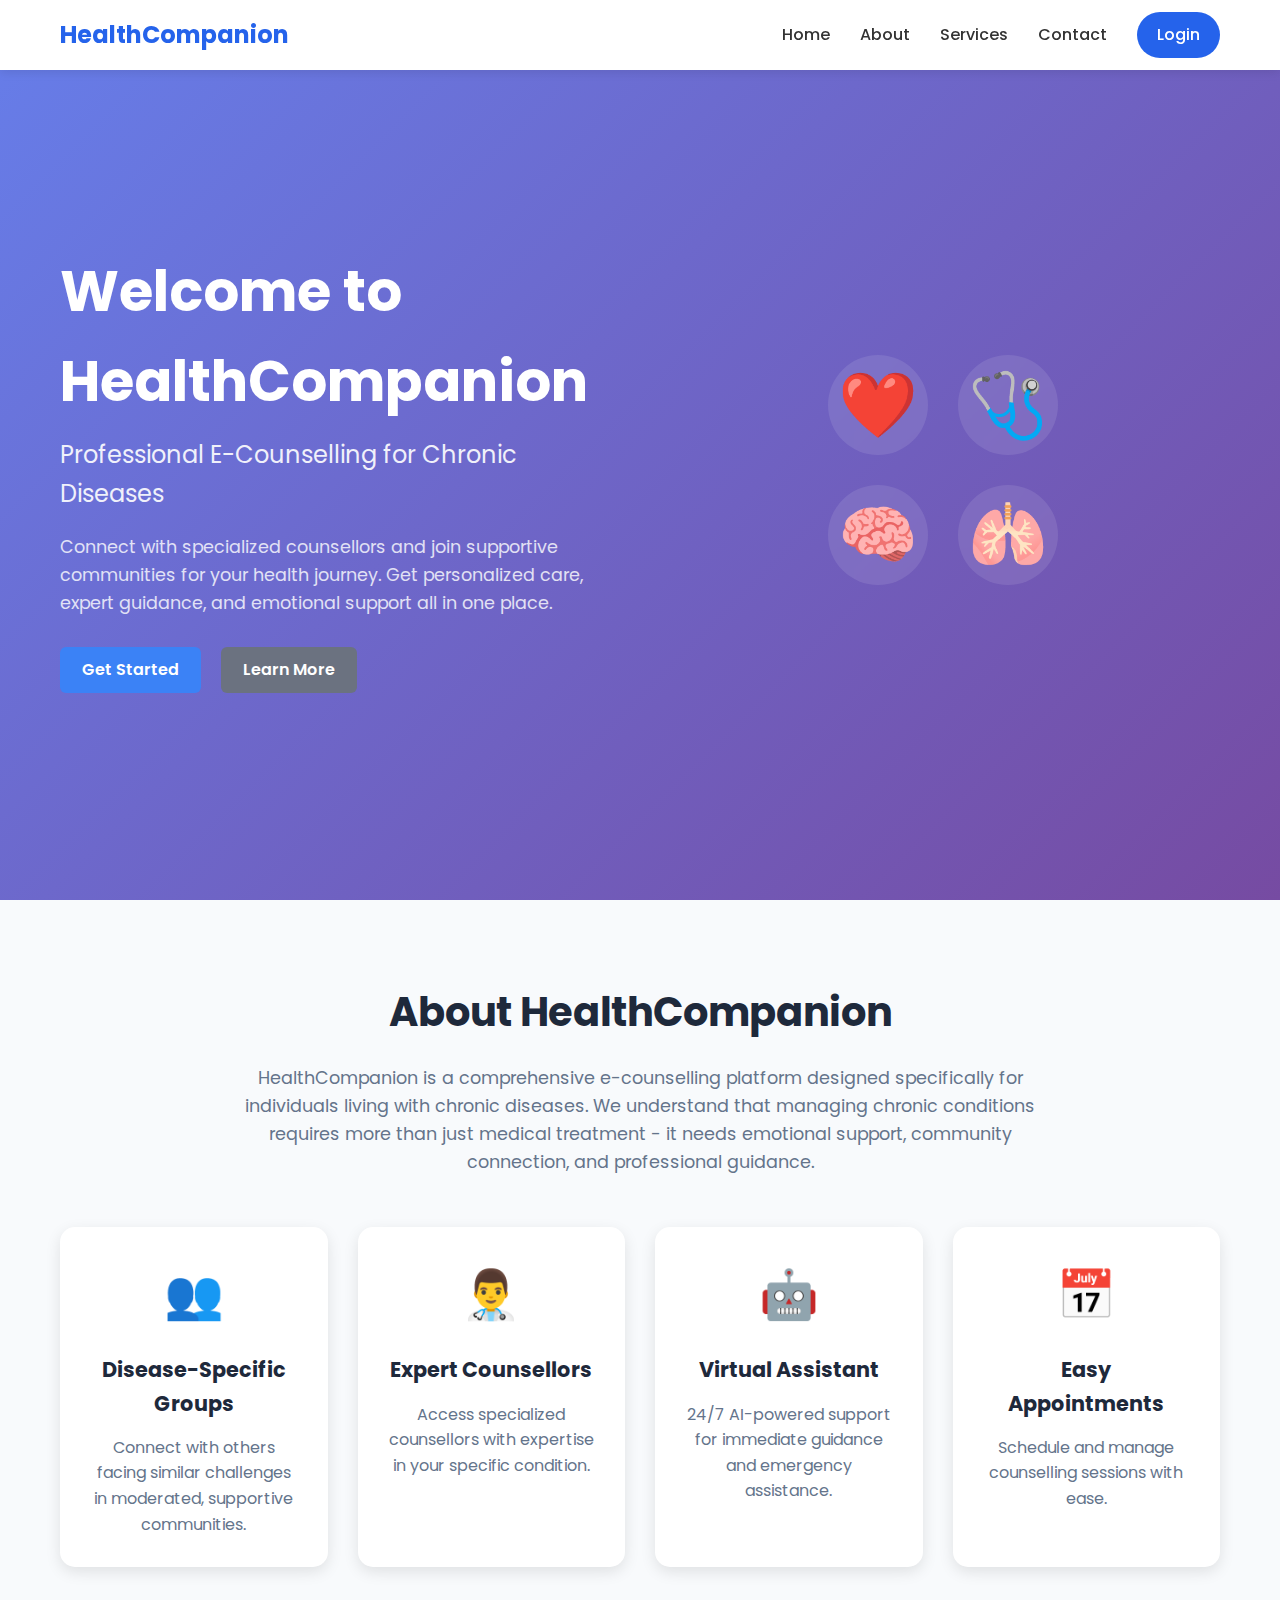
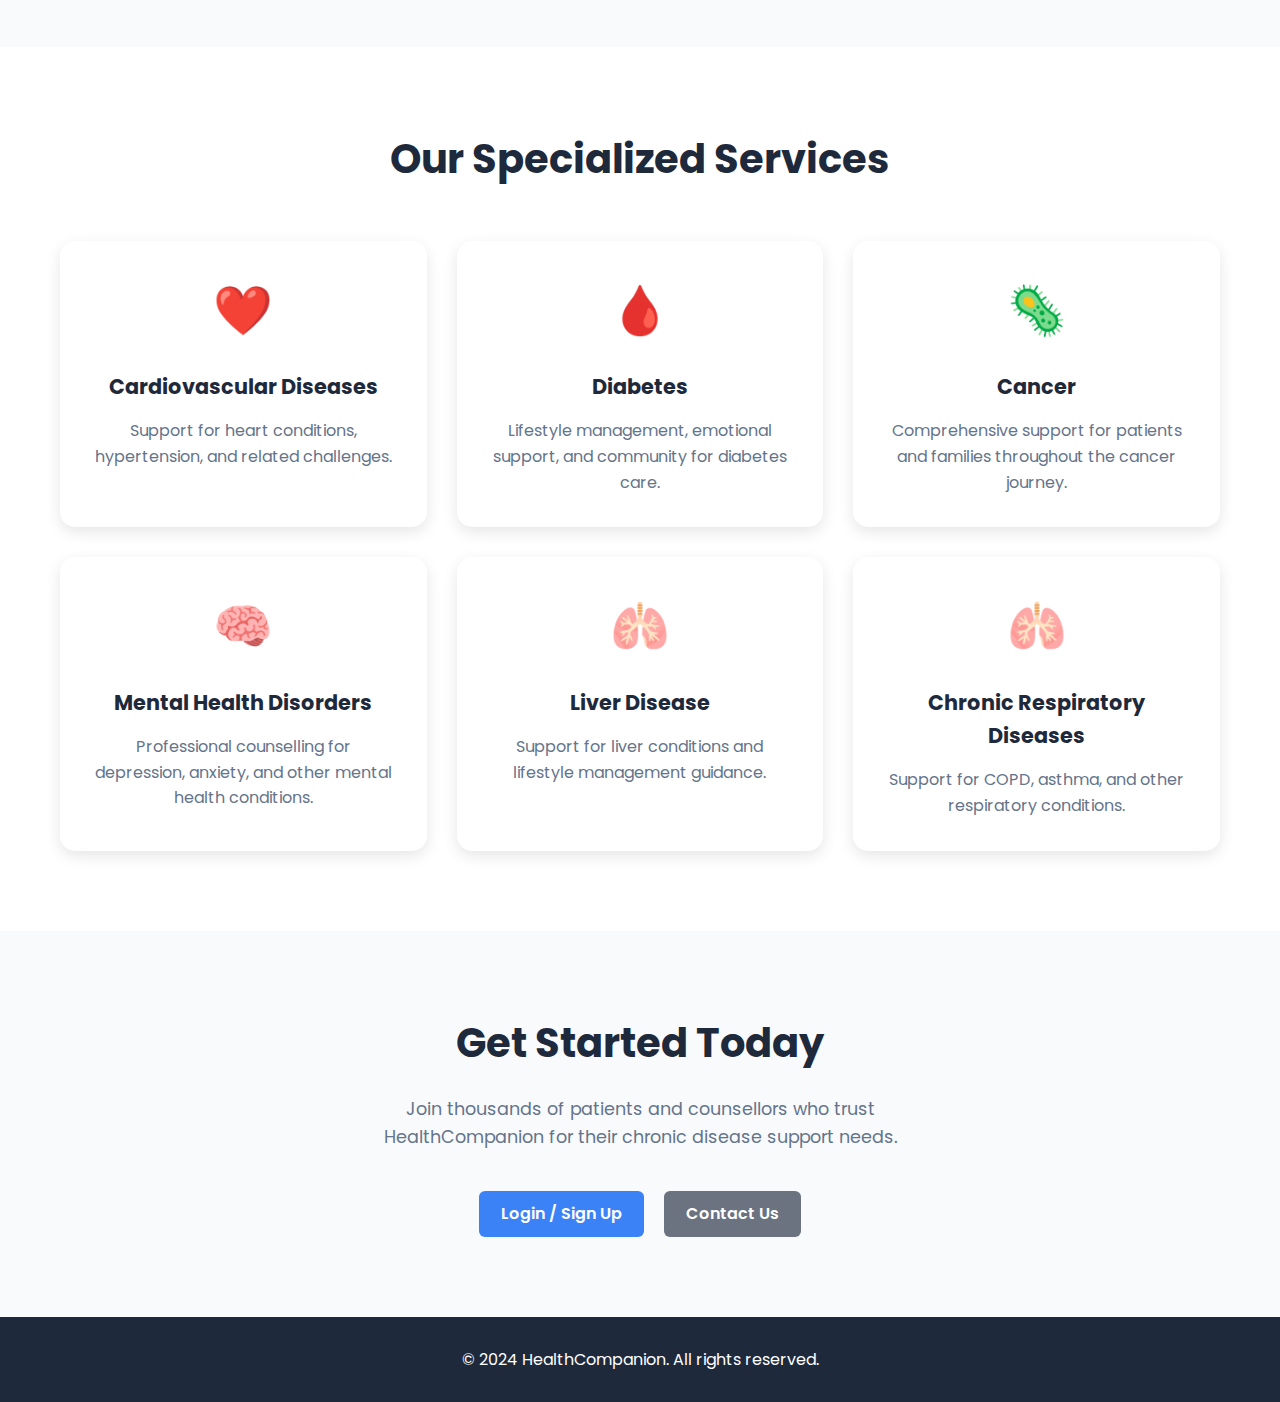
<file: index.html>
<!DOCTYPE html>
<html lang="en">
<head>
    <meta charset="UTF-8">
    <meta name="viewport" content="width=device-width, initial-scale=1.0">
    <title>HealthCompanion - E-Counselling for Chronic Diseases</title>
    <link rel="stylesheet" href="styles.css">
    <link href="https://fonts.googleapis.com/css2?family=Poppins:wght@300;400;500;600;700&display=swap" rel="stylesheet">
</head>
<body>
    <nav class="navbar">
        <div class="nav-container">
            <div class="nav-logo">
                <h2>HealthCompanion</h2>
            </div>
            <div class="nav-menu">
                <a href="#home" class="nav-link">Home</a>
                <a href="#about" class="nav-link">About</a>
                <a href="#services" class="nav-link">Services</a>
                <a href="#contact" class="nav-link">Contact</a>
                <a href="login.html" class="nav-link login-btn">Login</a>
            </div>
        </div>
    </nav>

    <section id="home" class="hero">
        <div class="hero-container">
            <div class="hero-content">
                <h1>Welcome to HealthCompanion</h1>
                <h2>Professional E-Counselling for Chronic Diseases</h2>
                <p>Connect with specialized counsellors and join supportive communities for your health journey. Get personalized care, expert guidance, and emotional support all in one place.</p>
                <div class="hero-buttons">
                    <a href="login.html" class="btn btn-primary">Get Started</a>
                    <a href="#about" class="btn btn-secondary">Learn More</a>
                </div>
            </div>
            <div class="hero-image">
                <div class="health-icons">
                    <div class="icon">❤️</div>
                    <div class="icon">🩺</div>
                    <div class="icon">🧠</div>
                    <div class="icon">🫁</div>
                </div>
            </div>
        </div>
    </section>

    <section id="about" class="about">
        <div class="container">
            <h2>About HealthCompanion</h2>
            <p>HealthCompanion is a comprehensive e-counselling platform designed specifically for individuals living with chronic diseases. We understand that managing chronic conditions requires more than just medical treatment - it needs emotional support, community connection, and professional guidance.</p>
            
            <div class="features">
                <div class="feature">
                    <div class="feature-icon">👥</div>
                    <h3>Disease-Specific Groups</h3>
                    <p>Connect with others facing similar challenges in moderated, supportive communities.</p>
                </div>
                <div class="feature">
                    <div class="feature-icon">👨‍⚕️</div>
                    <h3>Expert Counsellors</h3>
                    <p>Access specialized counsellors with expertise in your specific condition.</p>
                </div>
                <div class="feature">
                    <div class="feature-icon">🤖</div>
                    <h3>Virtual Assistant</h3>
                    <p>24/7 AI-powered support for immediate guidance and emergency assistance.</p>
                </div>
                <div class="feature">
                    <div class="feature-icon">📅</div>
                    <h3>Easy Appointments</h3>
                    <p>Schedule and manage counselling sessions with ease.</p>
                </div>
            </div>
        </div>
    </section>

    <section id="services" class="services">
        <div class="container">
            <h2>Our Specialized Services</h2>
            <div class="diseases-grid">
                <div class="disease-card">
                    <div class="disease-icon">❤️</div>
                    <h3>Cardiovascular Diseases</h3>
                    <p>Support for heart conditions, hypertension, and related challenges.</p>
                </div>
                <div class="disease-card">
                    <div class="disease-icon">🩸</div>
                    <h3>Diabetes</h3>
                    <p>Lifestyle management, emotional support, and community for diabetes care.</p>
                </div>
                <div class="disease-card">
                    <div class="disease-icon">🦠</div>
                    <h3>Cancer</h3>
                    <p>Comprehensive support for patients and families throughout the cancer journey.</p>
                </div>
                <div class="disease-card">
                    <div class="disease-icon">🧠</div>
                    <h3>Mental Health Disorders</h3>
                    <p>Professional counselling for depression, anxiety, and other mental health conditions.</p>
                </div>
                <div class="disease-card">
                    <div class="disease-icon">🫁</div>
                    <h3>Liver Disease</h3>
                    <p>Support for liver conditions and lifestyle management guidance.</p>
                </div>
                <div class="disease-card">
                    <div class="disease-icon">🫁</div>
                    <h3>Chronic Respiratory Diseases</h3>
                    <p>Support for COPD, asthma, and other respiratory conditions.</p>
                </div>
            </div>
        </div>
    </section>

    <section id="contact" class="contact">
        <div class="container">
            <h2>Get Started Today</h2>
            <p>Join thousands of patients and counsellors who trust HealthCompanion for their chronic disease support needs.</p>
            <div class="cta-buttons">
                <a href="login.html" class="btn btn-primary">Login / Sign Up</a>
                <a href="mailto:contact@healthcompanion.com" class="btn btn-secondary">Contact Us</a>
            </div>
        </div>
    </section>

    <footer class="footer">
        <div class="container">
            <p>&copy; 2024 HealthCompanion. All rights reserved.</p>
        </div>
    </footer>

    <script src="script.js"></script>
</body>
</html>
</file>
<file: styles.css>
* {
    margin: 0;
    padding: 0;
    box-sizing: border-box;
}

body {
    font-family: 'Poppins', sans-serif;
    line-height: 1.6;
    color: #333;
}

.container {
    max-width: 1200px;
    margin: 0 auto;
    padding: 0 20px;
}

/* Navigation */
.navbar {
    background: #fff;
    box-shadow: 0 2px 10px rgba(0,0,0,0.1);
    position: fixed;
    top: 0;
    width: 100%;
    z-index: 1000;
}

.nav-container {
    max-width: 1200px;
    margin: 0 auto;
    padding: 0 20px;
    display: flex;
    justify-content: space-between;
    align-items: center;
    height: 70px;
}

.nav-logo h2 {
    color: #2563eb;
    font-weight: 700;
}

.nav-menu {
    display: flex;
    align-items: center;
    gap: 30px;
}

.nav-link {
    text-decoration: none;
    color: #333;
    font-weight: 500;
    transition: color 0.3s ease;
}

.nav-link:hover {
    color: #2563eb;
}

.login-btn {
    background: #2563eb;
    color: white !important;
    padding: 10px 20px;
    border-radius: 25px;
    transition: background 0.3s ease;
}

.login-btn:hover {
    background: #1d4ed8;
}

/* Hero Section */
.hero {
    background: linear-gradient(135deg, #667eea 0%, #764ba2 100%);
    color: white;
    padding: 120px 0 80px;
    min-height: 100vh;
    display: flex;
    align-items: center;
}

.hero-container {
    max-width: 1200px;
    margin: 0 auto;
    padding: 0 20px;
    display: grid;
    grid-template-columns: 1fr 1fr;
    gap: 50px;
    align-items: center;
}

.hero-content h1 {
    font-size: 3.5rem;
    font-weight: 700;
    margin-bottom: 10px;
}

.hero-content h2 {
    font-size: 1.5rem;
    font-weight: 400;
    margin-bottom: 20px;
    opacity: 0.9;
}

.hero-content p {
    font-size: 1.1rem;
    margin-bottom: 30px;
    opacity: 0.8;
}

.hero-buttons {
    display: flex;
    gap: 20px;
}

.btn {
    padding: 10px 22px;
    border-radius: 6px;
    text-decoration: none;
    font-size: 1rem;
    font-weight: 600;
    border: none;
    cursor: pointer;
    transition: all 0.2s;
    display: inline-flex;
    align-items: center;
    gap: 8px;
}

.btn-primary {
    background: #3b82f6;
    color: #fff;
}

.btn-primary:hover {
    background: #1d4ed8;
}

.btn-secondary {
    background: #6b7280;
    color: #fff;
}

.btn-secondary:hover {
    background: #4b5563;
}

.hero-image {
    display: flex;
    justify-content: center;
    align-items: center;
}

.health-icons {
    display: grid;
    grid-template-columns: repeat(2, 1fr);
    gap: 30px;
}

.icon {
    font-size: 4rem;
    background: rgba(255,255,255,0.1);
    border-radius: 50%;
    width: 100px;
    height: 100px;
    display: flex;
    align-items: center;
    justify-content: center;
    backdrop-filter: blur(10px);
}

/* About Section */
.about {
    padding: 80px 0;
    background: #f8fafc;
}

.about h2 {
    text-align: center;
    font-size: 2.5rem;
    margin-bottom: 20px;
    color: #1e293b;
}

.about > .container > p {
    text-align: center;
    font-size: 1.1rem;
    max-width: 800px;
    margin: 0 auto 50px;
    color: #64748b;
}

.features {
    display: grid;
    grid-template-columns: repeat(auto-fit, minmax(250px, 1fr));
    gap: 30px;
    margin-top: 50px;
}

.feature {
    background: white;
    padding: 30px;
    border-radius: 15px;
    text-align: center;
    box-shadow: 0 5px 15px rgba(0,0,0,0.1);
    transition: transform 0.3s ease;
}

.feature:hover {
    transform: translateY(-5px);
}

.feature-icon {
    font-size: 3rem;
    margin-bottom: 20px;
}

.feature h3 {
    font-size: 1.3rem;
    margin-bottom: 15px;
    color: #1e293b;
}

.feature p {
    color: #64748b;
}

/* Services Section */
.services {
    padding: 80px 0;
}

.services h2 {
    text-align: center;
    font-size: 2.5rem;
    margin-bottom: 50px;
    color: #1e293b;
}

.diseases-grid {
    display: grid;
    grid-template-columns: repeat(auto-fit, minmax(300px, 1fr));
    gap: 30px;
}

.disease-card {
    background: white;
    padding: 30px;
    border-radius: 15px;
    text-align: center;
    box-shadow: 0 5px 15px rgba(0,0,0,0.1);
    transition: transform 0.3s ease;
    border: 2px solid transparent;
}

.disease-card:hover {
    transform: translateY(-5px);
    border-color: #2563eb;
}

.disease-icon {
    font-size: 3rem;
    margin-bottom: 20px;
}

.disease-card h3 {
    font-size: 1.3rem;
    margin-bottom: 15px;
    color: #1e293b;
}

.disease-card p {
    color: #64748b;
}

/* Contact Section */
.contact {
    padding: 80px 0;
    background: #f8fafc;
    text-align: center;
}

.contact h2 {
    font-size: 2.5rem;
    margin-bottom: 20px;
    color: #1e293b;
}

.contact p {
    font-size: 1.1rem;
    margin-bottom: 40px;
    color: #64748b;
    max-width: 600px;
    margin-left: auto;
    margin-right: auto;
}

.cta-buttons {
    display: flex;
    gap: 20px;
    justify-content: center;
    flex-wrap: wrap;
}

/* Footer */
.footer {
    background: #1e293b;
    color: white;
    text-align: center;
    padding: 30px 0;
}

/* Responsive Design */
@media (max-width: 768px) {
    .nav-menu {
        display: none;
    }
    
    .hero-container {
        grid-template-columns: 1fr;
        text-align: center;
    }
    
    .hero-content h1 {
        font-size: 2.5rem;
    }
    
    .hero-buttons {
        justify-content: center;
        flex-wrap: wrap;
    }
    
    .features {
        grid-template-columns: 1fr;
    }
    
    .diseases-grid {
        grid-template-columns: 1fr;
    }
    
    .cta-buttons {
        flex-direction: column;
        align-items: center;
    }
}

/* Login/Signup Form Styles */
.auth-container {
    min-height: 100vh;
    display: flex;
    align-items: center;
    justify-content: center;
    background: linear-gradient(135deg, #667eea 0%, #764ba2 100%);
    padding: 20px;
}

.auth-form {
    background: white;
    padding: 40px;
    border-radius: 15px;
    box-shadow: 0 20px 40px rgba(0,0,0,0.1);
    width: 100%;
    max-width: 400px;
}

.auth-form h2 {
    text-align: center;
    margin-bottom: 30px;
    color: #1e293b;
}

.form-group {
    margin-bottom: 20px;
}

.form-group label {
    display: block;
    margin-bottom: 5px;
    font-weight: 500;
    color: #374151;
}

.form-group input,
.form-group select {
    width: 100%;
    padding: 12px;
    border: 2px solid #e5e7eb;
    border-radius: 8px;
    font-size: 16px;
    transition: border-color 0.3s ease;
}

.form-group input:focus,
.form-group select:focus {
    outline: none;
    border-color: #2563eb;
}

.form-group button {
    width: 100%;
    padding: 12px;
    background: #2563eb;
    color: white;
    border: none;
    border-radius: 8px;
    font-size: 16px;
    font-weight: 600;
    cursor: pointer;
    transition: background 0.3s ease;
}

.form-group button:hover {
    background: #1d4ed8;
}

.auth-links {
    text-align: center;
    margin-top: 20px;
}

.auth-links a {
    color: #2563eb;
    text-decoration: none;
}

.auth-links a:hover {
    text-decoration: underline;
}

/* Dashboard Styles */
.dashboard {
    min-height: 100vh;
    background: #f8fafc;
}

.dashboard-nav {
    background: white;
    box-shadow: 0 2px 10px rgba(0,0,0,0.1);
    padding: 15px 0;
}

.dashboard-nav .container {
    display: flex;
    justify-content: space-between;
    align-items: center;
}

.dashboard-nav h2 {
    color: #2563eb;
    font-weight: 700;
}

.dashboard-nav .user-info {
    display: flex;
    align-items: center;
    gap: 15px;
}

.dashboard-nav .logout-btn {
    background: #ef4444;
    color: white;
    padding: 8px 16px;
    border-radius: 6px;
    text-decoration: none;
    font-size: 14px;
}

.dashboard-content {
    padding: 40px 0;
}

.dashboard-grid {
    display: grid;
    grid-template-columns: 250px 1fr;
    gap: 30px;
}

.sidebar {
    background: white;
    border-radius: 10px;
    padding: 20px;
    box-shadow: 0 2px 10px rgba(0,0,0,0.1);
    height: fit-content;
}

.sidebar-menu {
    list-style: none;
}

.sidebar-menu li {
    margin-bottom: 10px;
}

.sidebar-menu a {
    display: block;
    padding: 12px 15px;
    color: #374151;
    text-decoration: none;
    border-radius: 8px;
    transition: all 0.3s ease;
}

.sidebar-menu a:hover,
.sidebar-menu a.active {
    background: #2563eb;
    color: white;
}

.main-content {
    background: white;
    border-radius: 10px;
    padding: 30px;
    box-shadow: 0 2px 10px rgba(0,0,0,0.1);
}

.section-title {
    font-size: 1.5rem;
    margin-bottom: 20px;
    color: #1e293b;
}

/* Profile Section */
.profile-info {
    background: white;
    padding: 30px;
    border-radius: 12px;
    box-shadow: 0 2px 4px rgba(0, 0, 0, 0.1);
}

.profile-field {
    display: flex;
    justify-content: space-between;
    align-items: center;
    padding: 15px 0;
    border-bottom: 1px solid #e5e7eb;
}

.profile-field:last-child {
    border-bottom: none;
}

.profile-field label {
    font-weight: 600;
    color: #374151;
    min-width: 150px;
}

.profile-field span {
    color: #6b7280;
    text-align: right;
}

/* Appointments Section */
.appointments-list {
    display: grid;
    gap: 15px;
}

.appointment-card {
    background: #f8fafc;
    padding: 20px;
    border-radius: 8px;
    border-left: 4px solid #2563eb;
}

.appointment-header {
    display: flex;
    justify-content: space-between;
    align-items: center;
    margin-bottom: 10px;
}

.appointment-date {
    font-weight: 600;
    color: #1e293b;
}

.appointment-status {
    padding: 4px 8px;
    border-radius: 4px;
    font-size: 0.8rem;
    font-weight: 600;
}

.status-confirmed {
    background: #dcfce7;
    color: #166534;
}

.status-pending {
    background: #fef3c7;
    color: #92400e;
}

/* Group Styles */
.group-card {
    background: white;
    border-radius: 12px;
    padding: 20px;
    margin-bottom: 20px;
    box-shadow: 0 2px 4px rgba(0, 0, 0, 0.1);
    border: 1px solid #e5e7eb;
    transition: all 0.3s ease;
}

.group-card:hover {
    box-shadow: 0 4px 8px rgba(0, 0, 0, 0.15);
    transform: translateY(-2px);
}

.group-header {
    display: flex;
    justify-content: space-between;
    align-items: center;
    margin-bottom: 15px;
    padding-bottom: 10px;
    border-bottom: 1px solid #e5e7eb;
}

.group-header h3 {
    margin: 0;
    color: #374151;
    font-size: 1.25rem;
    font-weight: 600;
}

.group-status {
    padding: 4px 12px;
    border-radius: 20px;
    font-size: 12px;
    font-weight: 600;
    text-transform: uppercase;
}

.group-status.member {
    background: #dcfce7;
    color: #166534;
}

.group-status.not-member {
    background: #fef3c7;
    color: #92400e;
}

.group-status.active {
    background: #dbeafe;
    color: #1e40af;
}

.group-info {
    margin-bottom: 20px;
}

.group-info p {
    margin: 8px 0;
    color: #6b7280;
    line-height: 1.5;
}

.group-info strong {
    color: #374151;
}

.group-actions {
    display: flex;
    gap: 10px;
    flex-wrap: wrap;
}

.group-actions .btn {
    padding: 8px 16px;
    font-size: 14px;
}

.btn-danger {
    background: #ef4444;
    color: white;
    border: none;
}

.btn-danger:hover {
    background: #dc2626;
}

.no-groups {
    text-align: center;
    padding: 40px 20px;
    color: #6b7280;
}

.no-groups p {
    margin: 10px 0;
    font-size: 16px;
}

.create-group-form {
    background: #f8fafc;
    padding: 20px;
    border-radius: 12px;
    border: 1px solid #e5e7eb;
    max-width: 600px;
}

.create-group-form .form-group {
    margin-bottom: 15px;
}

.create-group-form label {
    display: block;
    margin-bottom: 5px;
    font-weight: 600;
    color: #374151;
}

.create-group-form .form-control {
    width: 100%;
    padding: 10px 12px;
    border: 2px solid #e5e7eb;
    border-radius: 8px;
    font-size: 14px;
    transition: border-color 0.3s ease;
}

.create-group-form .form-control:focus {
    outline: none;
    border-color: #3b82f6;
    box-shadow: 0 0 0 3px rgba(59, 130, 246, 0.1);
}

.create-group-form textarea.form-control {
    resize: vertical;
    min-height: 80px;
}

/* Responsive Design for Groups */
@media (max-width: 768px) {
    .group-header {
        flex-direction: column;
        align-items: flex-start;
        gap: 10px;
    }
    
    .group-actions {
        flex-direction: column;
    }
    
    .group-actions .btn {
        width: 100%;
        text-align: center;
    }
    
    .create-group-form {
        padding: 15px;
    }
}

/* Group Chat Modal Styles */
.modal {
    display: none;
    position: fixed;
    z-index: 1000;
    left: 0;
    top: 0;
    width: 100%;
    height: 100%;
    overflow: auto;
    background-color: rgba(0,0,0,0.3);
}
.modal-content {
    background: #fff;
    margin: 60px auto;
    padding: 20px 30px 20px 30px;
    border-radius: 12px;
    max-width: 500px;
    box-shadow: 0 4px 16px rgba(0,0,0,0.15);
    position: relative;
}
.close {
    color: #aaa;
    float: right;
    font-size: 28px;
    font-weight: bold;
    cursor: pointer;
    position: absolute;
    right: 20px;
    top: 10px;
}
.close:hover,
.close:focus {
    color: #ef4444;
    text-decoration: none;
    cursor: pointer;
}
.group-chat-messages {
    background: #f8fafc;
    min-height: 180px;
    max-height: 300px;
    overflow-y: auto;
    border-radius: 8px;
    margin-bottom: 10px;
    padding: 10px;
    font-size: 15px;
}
@media (max-width: 600px) {
    .modal-content {
        max-width: 98vw;
        padding: 10px;
    }
}

/* Group Call Modal Styles */
#groupCallModal .modal-content {
    max-width: 400px;
}
#groupCallParticipantsList {
    padding-left: 0;
    margin: 0;
    list-style: none;
    font-size: 15px;
}
.btn-danger {
    background: #ef4444;
    color: white;
    border: none;
}
.btn-danger:hover {
    background: #dc2626;
}

/* Call History Styles */
.call-item {
    display: flex;
    align-items: flex-start;
    gap: 16px;
    background: #f8fafc;
    border-radius: 10px;
    padding: 16px 18px;
    margin-bottom: 18px;
    box-shadow: 0 2px 8px rgba(0,0,0,0.04);
    border: 1px solid #e5e7eb;
}
.call-item-icon {
    font-size: 1.6rem;
    margin-top: 2px;
    flex-shrink: 0;
}
.call-item-info {
    flex: 1;
}
.call-item-name {
    font-weight: 600;
    color: #1e293b;
    margin-bottom: 2px;
}
.call-item-details {
    font-size: 0.97rem;
    color: #64748b;
    display: flex;
    gap: 12px;
    flex-wrap: wrap;
    align-items: center;
}
.call-item-status {
    font-weight: 500;
    margin-left: 8px;
}
.call-status-rejected {
    color: #ef4444;
}
.call-status-completed {
    color: #10b981;
}
.call-status-missed {
    color: #f59e42;
}
.call-status-ongoing {
    color: #2563eb;
}
.call-status-ringing {
    color: #fbbf24;
}
.call-item-actions {
    display: flex;
    flex-direction: column;
    gap: 8px;
    align-items: flex-end;
    min-width: 90px;
}
.call-item-btn {
    /* Use .btn and .btn-primary for consistent look */
    composes: btn btn-primary;
    font-size: 0.97rem;
    padding: 7px 18px;
    border-radius: 6px;
    margin-top: 4px;
}

/* Group Resources Styles */
.group-resources {
    margin: 1rem 0;
    padding: 1rem;
    background-color: #f8f9fa;
    border-radius: 0.5rem;
}

.group-resources h4 {
    margin-bottom: 1rem;
    color: #2c3e50;
}

.resource-list {
    margin-bottom: 1rem;
}

.resources-grid {
    display: grid;
    gap: 1rem;
}

.resource-item {
    display: flex;
    justify-content: space-between;
    align-items: center;
    padding: 0.75rem;
    background-color: white;
    border: 1px solid #dee2e6;
    border-radius: 0.25rem;
}

.resource-info {
    display: flex;
    flex-direction: column;
    gap: 0.25rem;
}

.resource-name {
    font-weight: 600;
    color: #2c3e50;
}

.resource-file {
    font-size: 0.875rem;
    color: #6c757d;
}

.resource-actions {
    display: flex;
    gap: 0.5rem;
}

.resource-upload {
    display: grid;
    grid-template-columns: 1fr 1fr auto;
    gap: 0.5rem;
    align-items: center;
    margin-top: 1rem;
    padding-top: 1rem;
    border-top: 1px solid #dee2e6;
}

.resource-file-input,
.resource-name-input {
    padding: 0.375rem 0.75rem;
    border: 1px solid #ced4da;
    border-radius: 0.25rem;
    font-size: 0.875rem;
}

.btn-sm {
    padding: 0.25rem 0.5rem;
    font-size: 0.875rem;
}

/* WhatsApp-Style Call UI */
.wa-call-modal, .wa-call-ongoing {
  position: fixed; top: 0; left: 0; width: 100vw; height: 100vh;
  background: rgba(0,0,0,0.7); display: flex; align-items: center; justify-content: center; z-index: 9999;
}
.wa-call-modal-content, .wa-call-ongoing {
  background: #fff; border-radius: 1rem; padding: 2rem; text-align: center; width: 320px;
}
.wa-call-avatar, .wa-call-avatar-sm {
  border-radius: 50%;
}
.wa-call-avatar { width: 90px; height: 90px; margin-bottom: 1rem; }
.wa-call-avatar-sm { width: 40px; height: 40px; margin-right: 1rem; }
.wa-call-caller-name { font-size: 1.3rem; font-weight: bold; margin-bottom: 0.5rem; }
.wa-call-type, .wa-call-timer { color: #888; margin-bottom: 1.5rem; }
.wa-call-actions { display: flex; justify-content: center; gap: 2rem; }
.wa-call-btn {
  width: 60px; height: 60px; border-radius: 50%; border: none; font-size: 1.5rem; color: #fff; display: flex; align-items: center; justify-content: center;
}
.wa-accept { background: #25d366; }
.wa-decline, .wa-end { background: #f44336; }
.wa-mute { background: #888; }
.wa-call-history { margin-top: 2rem; }
.wa-call-item {
  display: flex; align-items: center; background: #f8fafc; border-radius: 10px; padding: 12px; margin-bottom: 12px; box-shadow: 0 2px 8px rgba(0,0,0,0.04);
}
.wa-call-item.wa-missed .wa-call-item-details { color: #f44336; }
.wa-call-item.wa-incoming .wa-call-item-details { color: #25d366; }
.wa-call-item.wa-outgoing .wa-call-item-details { color: #2563eb; }
.wa-call-item-name { font-weight: 600; }
.wa-call-item-details { font-size: 0.97rem; }
.wa-call-btn.wa-call-back { background: #25d366; width: auto; height: auto; border-radius: 6px; padding: 7px 18px; font-size: 1rem; margin-left: auto; }
</file>
